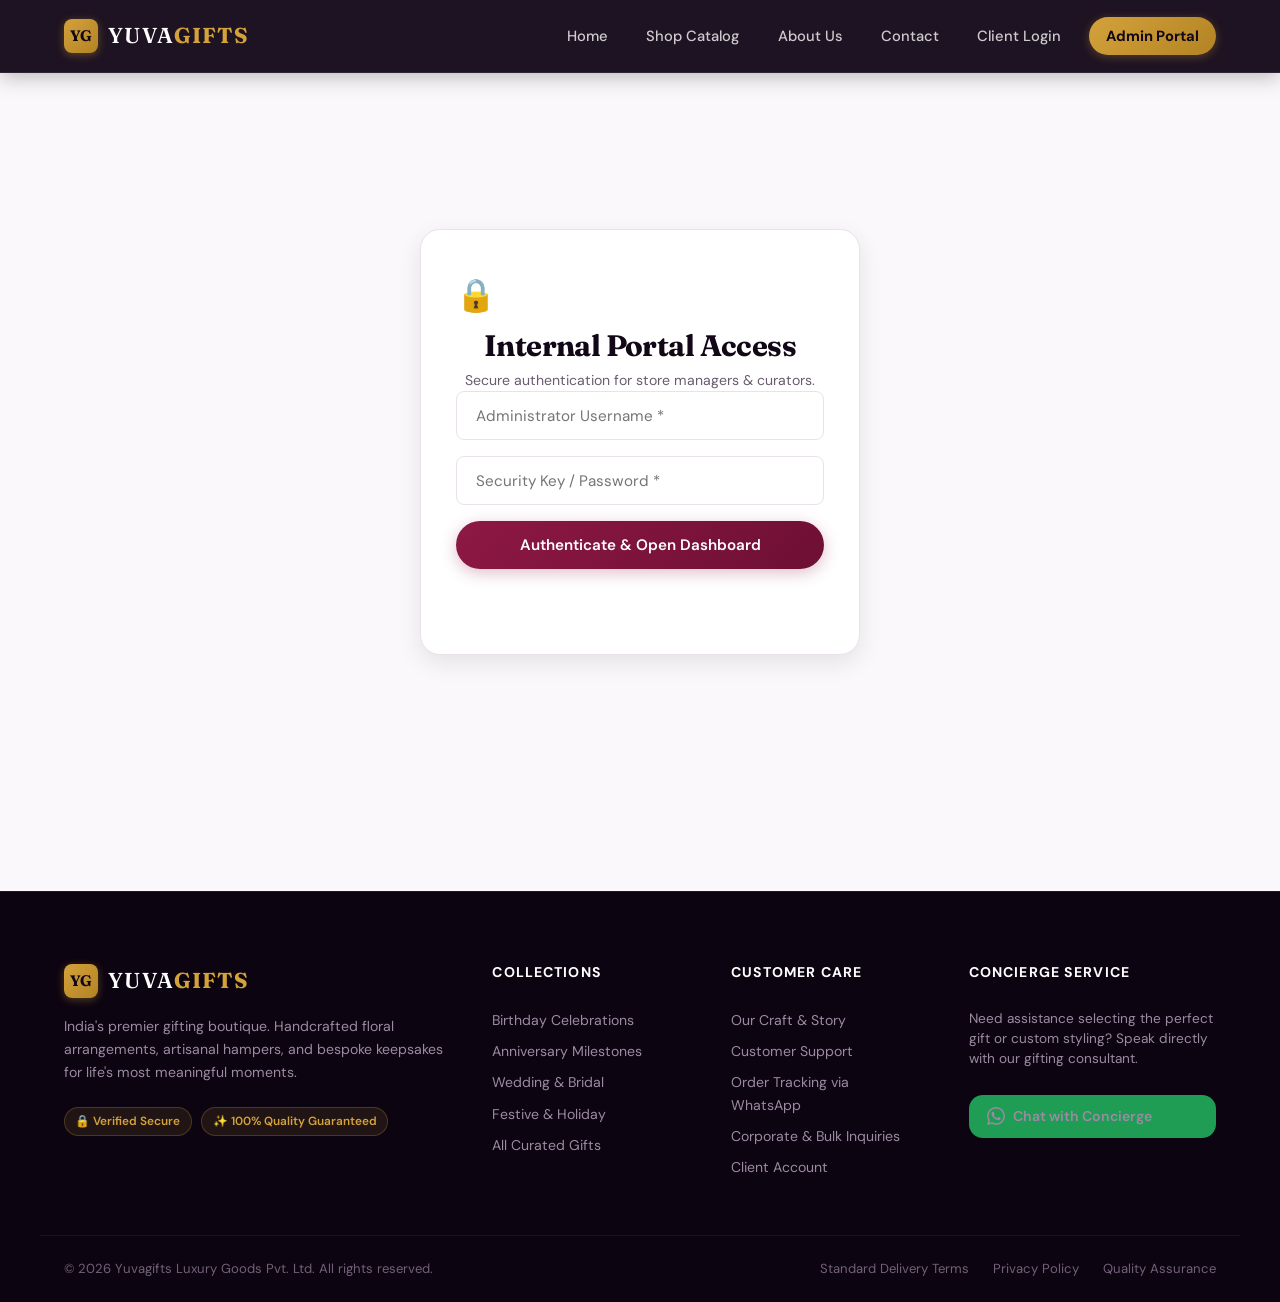
<file: admin-dashboard.html>
<!DOCTYPE html>
<html lang="en">
<head>
  <meta charset="UTF-8">
  <meta name="viewport" content="width=device-width, initial-scale=1.0">
  <title>Store Management Portal – Yuvagifts</title>
  <link rel="stylesheet" href="css/style.css">
</head>
<body>
<div id="nav"></div>

<!-- Admin Hero Banner -->
<div class="admin-hero">
  <div class="wrap">
    <div class="admin-hero-badge">Administrator Portal</div>
    <h1>Storefront Management &amp; Analytics</h1>
    <p>Manage product catalog, inventory levels, pricing, and client order logs.</p>
  </div>
</div>

<div class="wrap">
  <section class="section" style="padding-top:2rem">

    <!-- Stats -->
    <div class="stats-grid">
      <div class="stat-card">
        <span class="stat-icon">📦</span>
        <h3>Active Products</h3>
        <p id="totalProducts">0</p>
      </div>
      <div class="stat-card">
        <span class="stat-icon">💬</span>
        <h3>Inquiries &amp; Orders</h3>
        <p id="totalSales">0</p>
      </div>
      <div class="stat-card">
        <span class="stat-icon">🏷️</span>
        <h3>Units Dispatched</h3>
        <p id="productsSold">0</p>
      </div>
      <div class="stat-card">
        <span class="stat-icon">💰</span>
        <h3>Gross Revenue</h3>
        <p id="totalRevenue">₹0</p>
      </div>
    </div>

    <!-- Add / Edit Product Form -->
    <div class="admin-panel" id="productFormPanel">
      <div class="admin-panel-header">
        <h3 id="formTitle">Create New Catalog Product</h3>
        <button class="admin-form-toggle" id="formToggleBtn" onclick="toggleForm()">Hide Editor Form ▲</button>
      </div>

      <form id="productForm" onsubmit="saveProduct(event)" autocomplete="off">
        <input type="hidden" id="editId">

        <div class="form-grid">
          <div class="form-group">
            <label for="fName">Product Title <span class="label-required">*</span></label>
            <input type="text" id="fName" placeholder="e.g. Crimson Rose Elegance Bouquet" required>
          </div>
          <div class="form-group">
            <label for="fCategory">Collection / Occasion <span class="label-required">*</span></label>
            <select id="fCategory" required>
              <option value="">Select Category</option>
              <option value="birthday">Birthday Celebrations</option>
              <option value="anniversary">Anniversary Milestones</option>
              <option value="wedding">Wedding &amp; Bridal</option>
              <option value="festival">Festive &amp; Cultural</option>
            </select>
          </div>
          <div class="form-group">
            <label for="fPrice">Selling Price (₹) <span class="label-required">*</span></label>
            <input type="number" id="fPrice" placeholder="e.g. 799" min="1" required>
          </div>
          <div class="form-group">
            <label for="fOriginalPrice">Original Price / M.R.P. (₹)</label>
            <input type="number" id="fOriginalPrice" placeholder="e.g. 999" min="1">
          </div>
          <div class="form-group">
            <label for="fTag">Curator Tag</label>
            <input type="text" id="fTag" placeholder="e.g. Bestseller, Luxury Edition">
          </div>
          <div class="form-group">
            <label for="fStock">Inventory Stock <span class="label-required">*</span></label>
            <input type="number" id="fStock" placeholder="e.g. 25" min="0" required>
          </div>
          <div class="form-group">
            <label for="fSold">Units Sold</label>
            <input type="number" id="fSold" placeholder="e.g. 0" min="0" value="0">
          </div>
          <div class="form-group">
            <label for="fRating">Rating <span class="label-hint">(1.0 &ndash; 5.0)</span></label>
            <input type="number" id="fRating" placeholder="e.g. 4.9" min="1" max="5" step="0.1" value="4.9">
          </div>
          <div class="form-group">
            <label for="fReviews">Review Count</label>
            <input type="number" id="fReviews" placeholder="e.g. 42" min="0" value="0">
          </div>
          <div class="form-group">
            <label for="fDelivery">Delivery Guarantee</label>
            <select id="fDelivery">
              <option value="Same Day">Same Day Dispatch</option>
              <option value="Next Day">Next Day Delivery</option>
              <option value="2–3 Days">2–3 Days Custom Order</option>
            </select>
          </div>
          <div class="form-group">
            <label for="fEmoji">Fallback Emoji Icon</label>
            <input type="text" id="fEmoji" placeholder="e.g. 🌹" maxlength="4">
          </div>
          <div class="form-group full-width">
            <label for="fImage">High-Resolution Photo URL <span class="label-hint">(Direct CDN / Unsplash link)</span></label>
            <input type="url" id="fImage" placeholder="https://images.unsplash.com/...">
          </div>
        </div>

        <div class="form-group full-width">
          <label for="fDesc">Product Description <span class="label-required">*</span></label>
          <textarea id="fDesc" rows="3" placeholder="Provide elegant, sensory product copy detailing materials, scents, or origin..." required></textarea>
        </div>

        <div class="form-group full-width">
          <label for="fIncludes">Package Inclusions <span class="label-hint">(one item per line)</span></label>
          <textarea id="fIncludes" rows="3" placeholder="24 Fresh Crimson Roses&#10;Eco-Friendly Kraft Wrapping&#10;Satin Ribbon&#10;Handwritten Greeting Card"></textarea>
        </div>

        <div class="form-actions">
          <button type="submit" class="btn-primary" id="submitBtn">Publish Product to Store</button>
          <button type="button" class="btn-cancel" id="cancelBtn" onclick="resetForm()" style="display:none">Cancel Edit</button>
        </div>
      </form>
    </div>

    <!-- Product List Table -->
    <div class="admin-panel">
      <div class="admin-panel-header">
        <h3>Master Catalog Inventory</h3>
        <input type="search" id="adminSearch" placeholder="Search catalog by name or category..." oninput="renderAdminTable()" class="admin-search">
      </div>
      <div class="table-wrap">
        <table class="admin-table" id="adminProductTable">
          <thead>
            <tr>
              <th>ID</th>
              <th>Thumbnail</th>
              <th>Product Title</th>
              <th>Category</th>
              <th>Pricing</th>
              <th>Stock</th>
              <th>Dispatched</th>
              <th>Rating</th>
              <th>Actions</th>
            </tr>
          </thead>
          <tbody id="productTable"></tbody>
        </table>
      </div>
    </div>

    <!-- Sales Report -->
    <div class="admin-panel">
      <div class="admin-panel-header" style="margin-bottom:0;padding-bottom:1rem">
        <h3>Recent Order &amp; Dispatch Ledger</h3>
      </div>
      <div class="table-wrap">
        <table class="admin-table">
          <thead>
            <tr><th>Date</th><th>Product Purchased</th><th>Client Name</th><th>Order Value</th><th>Status</th></tr>
          </thead>
          <tbody id="salesTable"></tbody>
        </table>
      </div>
    </div>

  </section>
</div>

<!-- Delete Confirm Modal -->
<div class="modal-overlay" id="deleteModal">
  <div class="modal-card delete-modal">
    <span class="delete-icon">⚠️</span>
    <h3>Confirm Product Removal</h3>
    <p id="deleteModalMsg">Are you certain you wish to remove this product from the master catalog? This action will immediately delete it from client view.</p>
    <div class="delete-actions">
      <button class="btn-cancel-md" onclick="closeDeleteModal()">Cancel</button>
      <button class="btn-delete-confirm" id="confirmDeleteBtn">Delete Product</button>
    </div>
  </div>
</div>

<div id="footer"></div>
<script src="js/main.js"></script>
<script src="js/admin.js"></script>
</body>
</html>
</file>
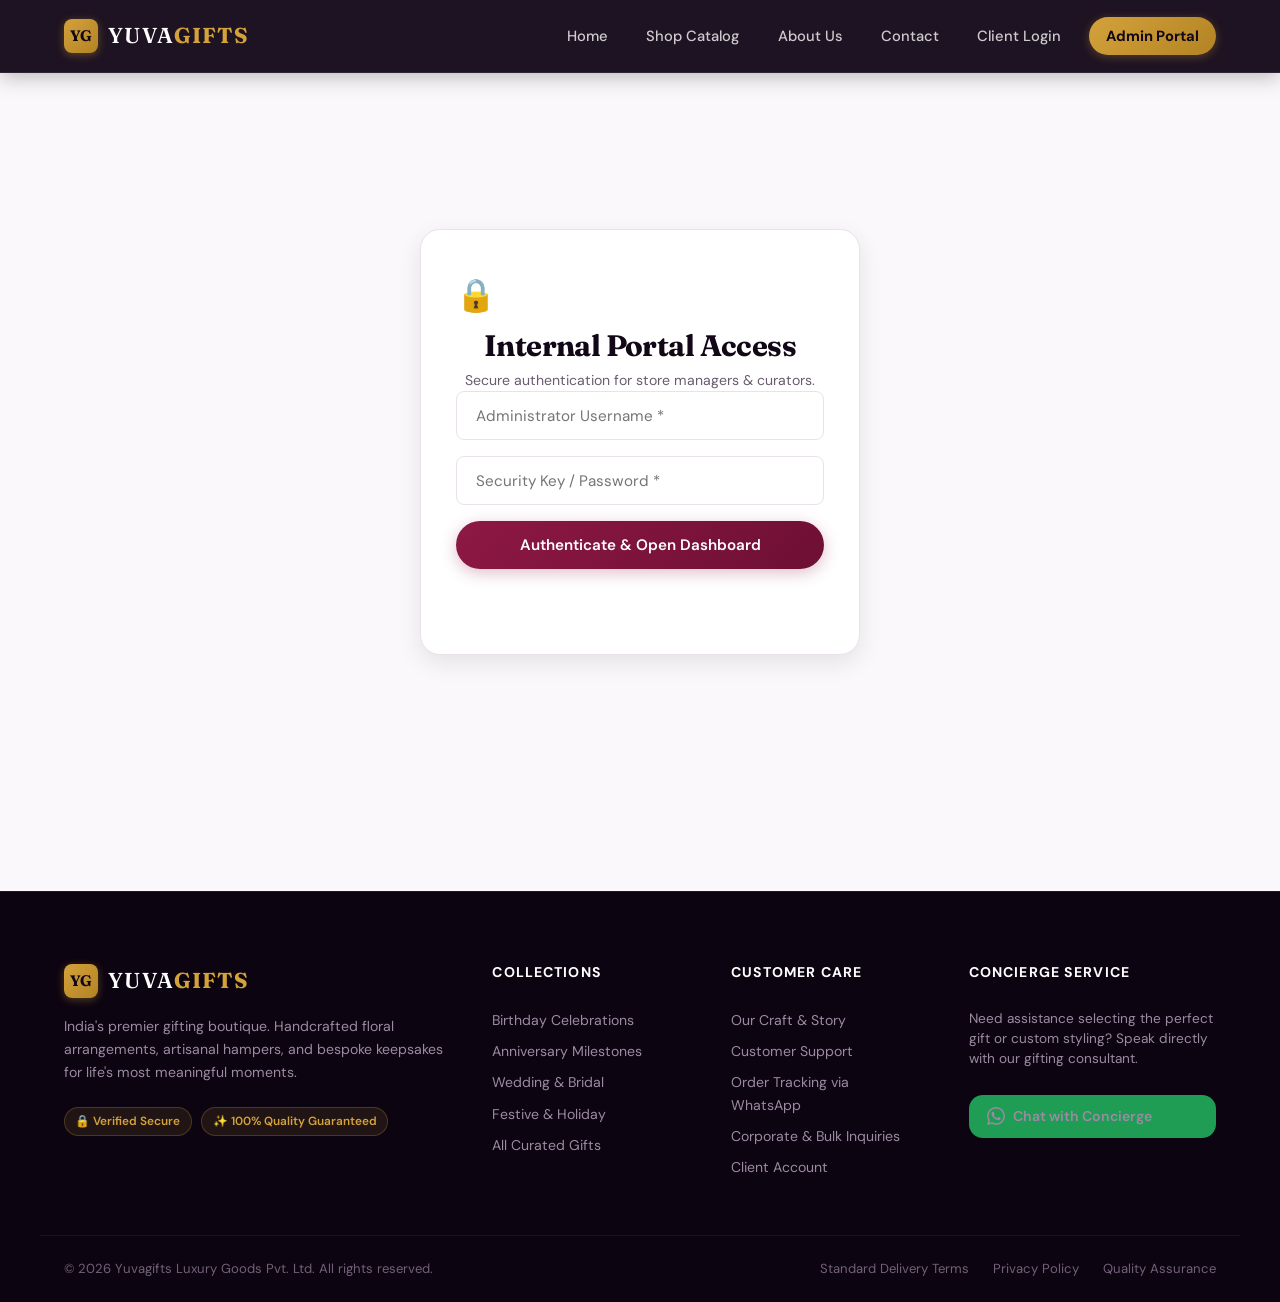
<file: admin-login.html>
<!DOCTYPE html>
<html lang="en">
<head>
  <meta charset="UTF-8">
  <meta name="viewport" content="width=device-width, initial-scale=1.0">
  <title>Administrator Authentication – Yuvagifts</title>
  <link rel="stylesheet" href="css/style.css">
</head>
<body>
<div id="nav"></div>

<section class="auth-section admin-auth">
  <div class="auth-card">
    <div style="font-size:2rem; margin-bottom:0.5rem">🔒</div>
    <h2>Internal Portal Access</h2>
    <p class="auth-sub">Secure authentication for store managers &amp; curators.</p>
    <form onsubmit="adminLogin(event)">
      <input type="text" id="adminUser" placeholder="Administrator Username *" required autocomplete="username">
      <input type="password" id="adminPass" placeholder="Security Key / Password *" required autocomplete="current-password">
      <button type="submit" class="btn-primary" style="width:100%">Authenticate &amp; Open Dashboard</button>
    </form>
    <p class="auth-footer" style="color:rgba(255,255,255,0.6)">Authorized personnel only. Demo: <code>admin</code> / <code>admin123</code></p>
  </div>
</section>

<div id="footer"></div>
<script src="js/main.js"></script>
</body>
</html>
</file>
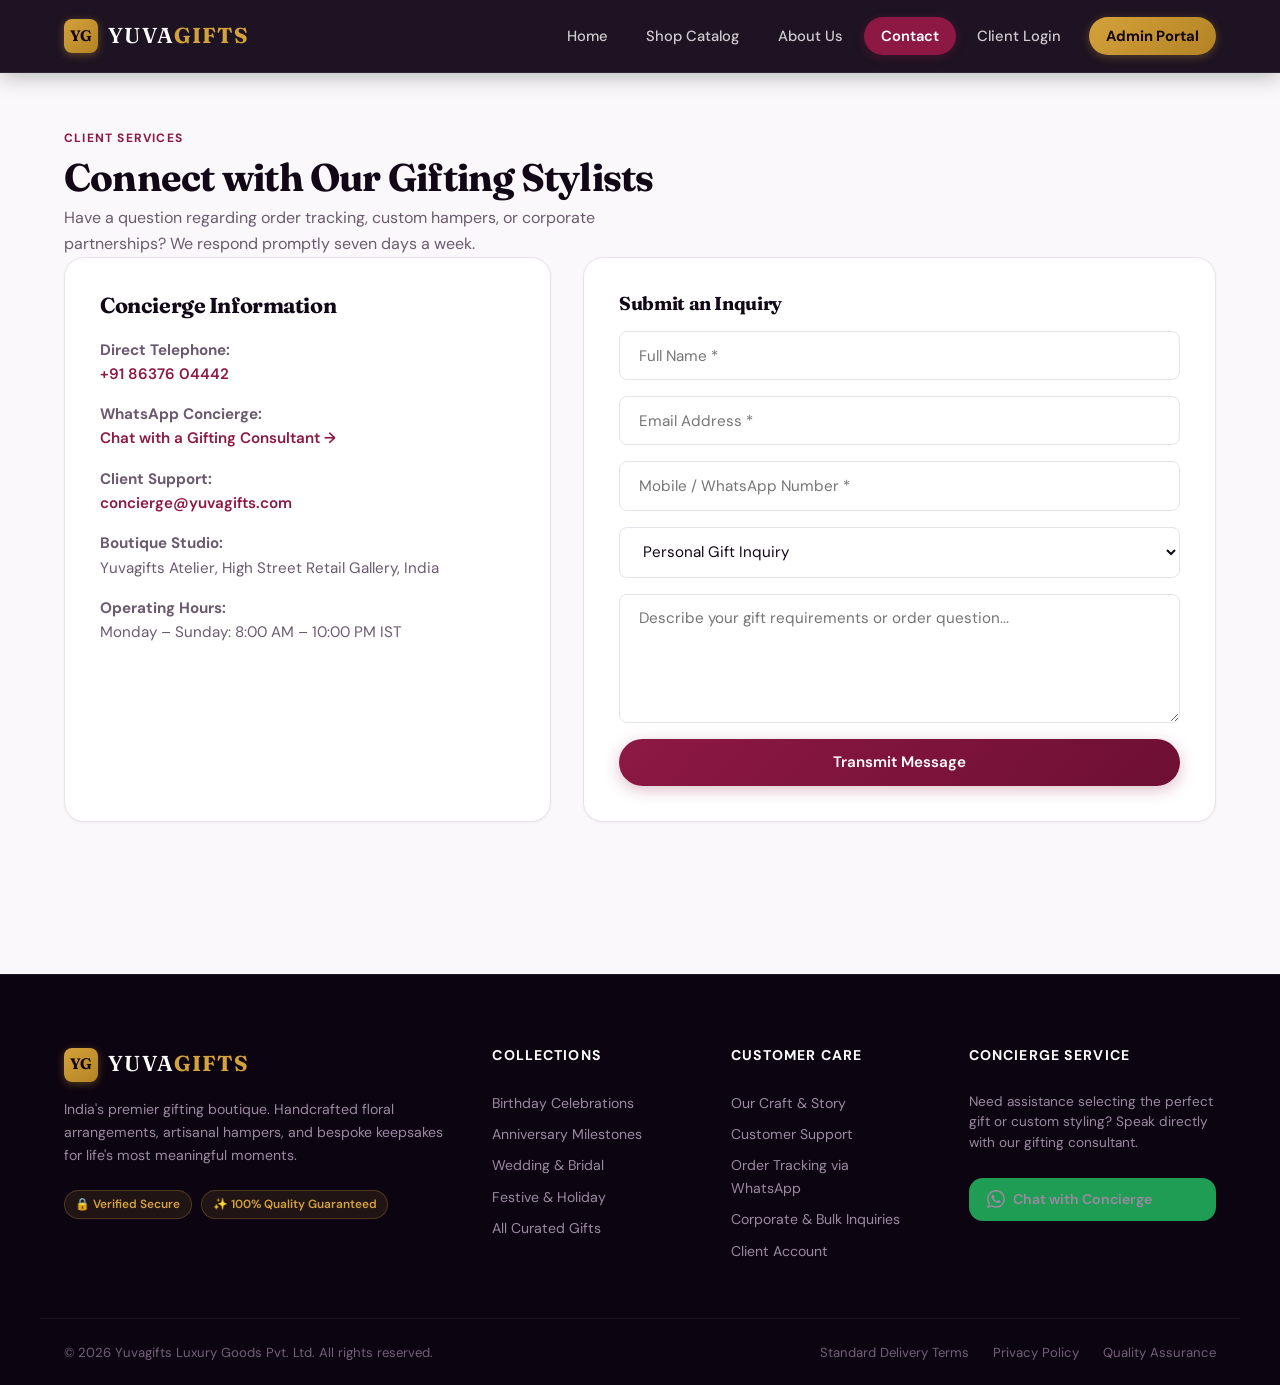
<file: contact.html>
<!DOCTYPE html>
<html lang="en">
<head>
  <meta charset="UTF-8">
  <meta name="viewport" content="width=device-width, initial-scale=1.0">
  <title>Contact Our Gifting Concierge – Yuvagifts</title>
  <meta name="description" content="Reach the Yuvagifts concierge team for custom hampers, bespoke styling, order inquiries, and corporate gifting.">
  <link rel="stylesheet" href="css/style.css">
</head>
<body>
<div id="nav"></div>

<div class="wrap">
  <section class="section" style="padding-top:3.5rem;">
    <div class="section-eyebrow">CLIENT SERVICES</div>
    <h1 class="section-title">Connect with Our Gifting Stylists</h1>
    <p class="section-sub">Have a question regarding order tracking, custom hampers, or corporate partnerships? We respond promptly seven days a week.</p>
    
    <div class="contact-wrapper">
      <div class="contact-info">
        <h3>Concierge Information</h3>
        <p><strong>Direct Telephone:</strong><br><a href="tel:918637604442">+91 86376 04442</a></p>
        <p><strong>WhatsApp Concierge:</strong><br><a href="https://wa.me/918637604442?text=Hello%20Yuvagifts,%20I%20have%20an%20inquiry" target="_blank" rel="noopener">Chat with a Gifting Consultant &rarr;</a></p>
        <p><strong>Client Support:</strong><br><a href="mailto:concierge@yuvagifts.com">concierge@yuvagifts.com</a></p>
        <p><strong>Boutique Studio:</strong><br>Yuvagifts Atelier, High Street Retail Gallery, India</p>
        <p><strong>Operating Hours:</strong><br>Monday &ndash; Sunday: 8:00 AM &ndash; 10:00 PM IST</p>
      </div>

      <div class="contact-form-card">
        <form class="contact-form" onsubmit="submitContact(event)">
          <h3>Submit an Inquiry</h3>
          <input type="text" placeholder="Full Name *" required>
          <input type="email" placeholder="Email Address *" required>
          <input type="tel" placeholder="Mobile / WhatsApp Number *" required>
          <select aria-label="Inquiry Type">
            <option value="general">Personal Gift Inquiry</option>
            <option value="corporate">Corporate / Bulk Gifting</option>
            <option value="wedding">Wedding Favors &amp; Troussier</option>
            <option value="order">Order Tracking Assistance</option>
          </select>
          <textarea placeholder="Describe your gift requirements or order question..." rows="5" required></textarea>
          <button type="submit" class="btn-primary" style="width:100%">Transmit Message</button>
        </form>
      </div>
    </div>
  </section>
</div>

<div id="footer"></div>
<script src="js/main.js"></script>
</body>
</html>
</file>
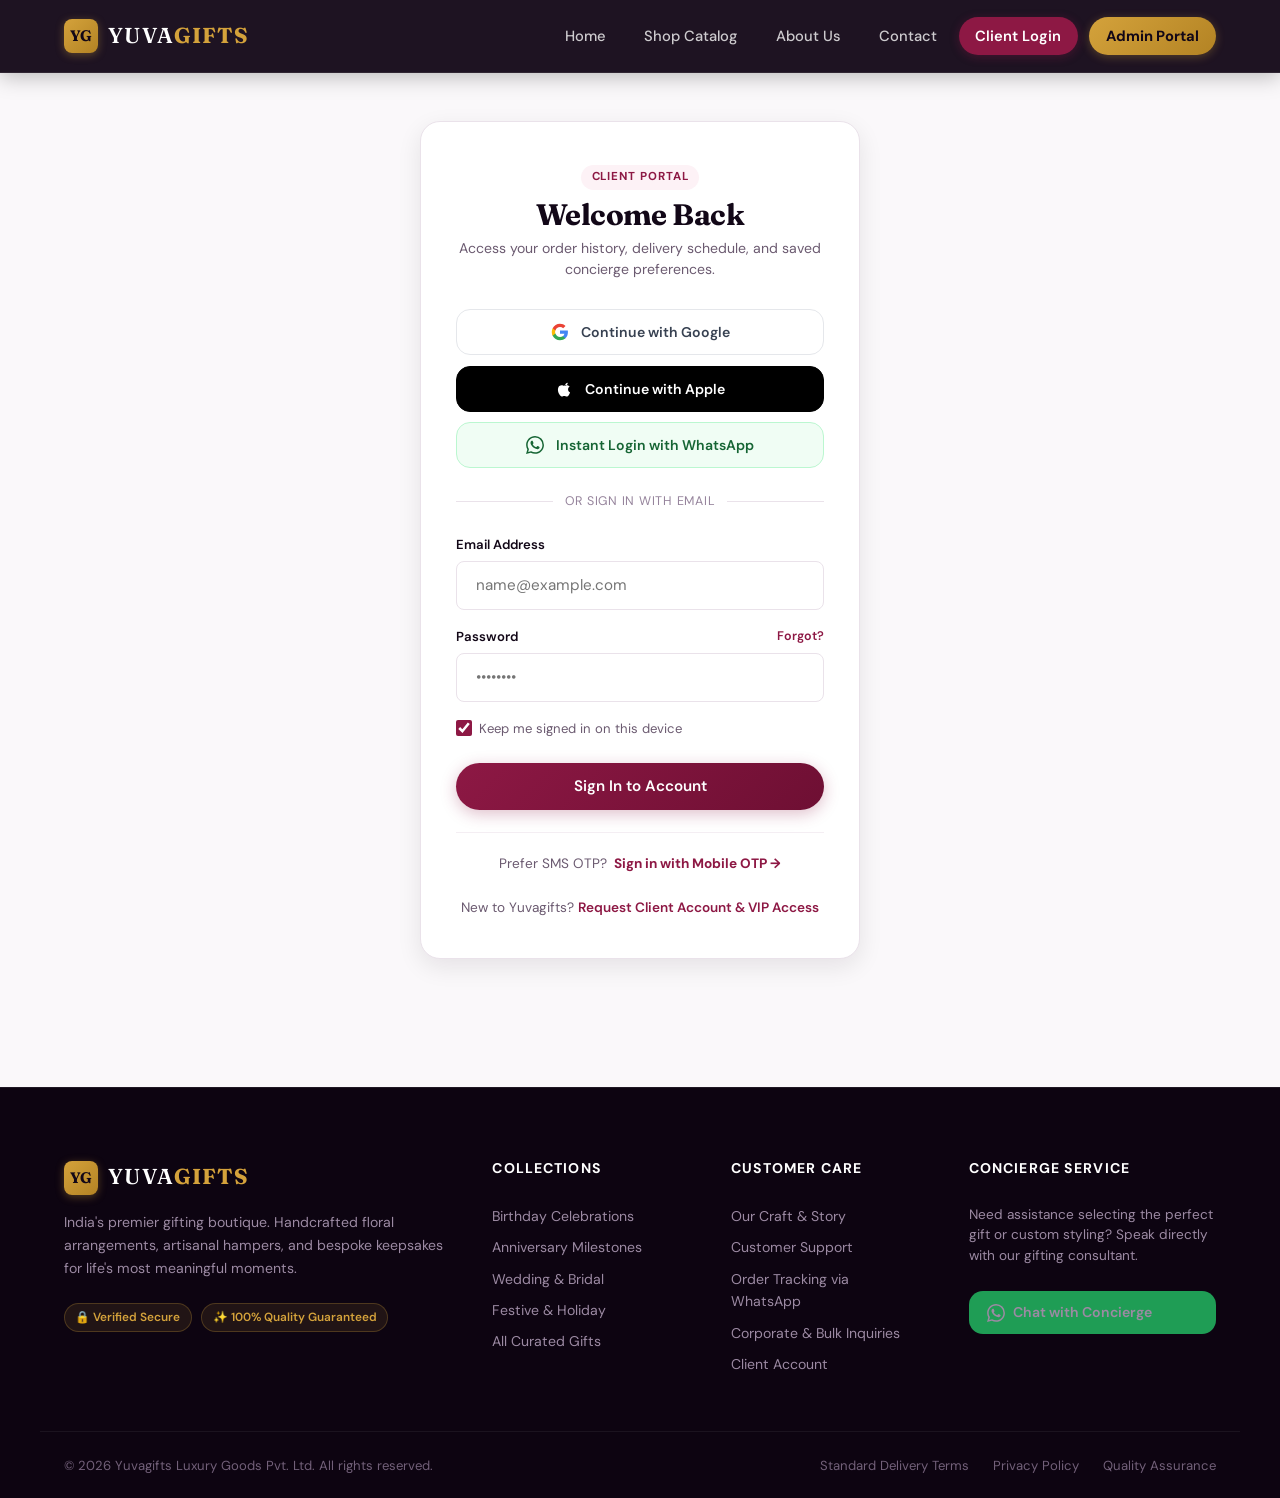
<file: login.html>
<!DOCTYPE html>
<html lang="en">
<head>
  <meta charset="UTF-8">
  <meta name="viewport" content="width=device-width, initial-scale=1.0">
  <title>Client Portal Login – Yuvagifts</title>
  <meta name="description" content="Sign in to your Yuvagifts client account via Google, Apple, WhatsApp, or email to access your order history and bespoke concierge services.">
  <link rel="stylesheet" href="css/style.css">
</head>
<body>
<div id="nav"></div>

<section class="auth-section">
  <div class="auth-card">
    <div class="auth-header">
      <span class="auth-badge">CLIENT PORTAL</span>
      <h2>Welcome Back</h2>
      <p class="auth-sub">Access your order history, delivery schedule, and saved concierge preferences.</p>
    </div>

    <!-- Quick Social Login Buttons -->
    <div class="social-auth-group">
      <!-- Google Login Button -->
      <button type="button" class="btn-social btn-google" onclick="socialLogin('Google')" title="Sign in with your Google Account">
        <svg width="18" height="18" viewBox="0 0 24 24">
          <path fill="#4285F4" d="M22.56 12.25c0-.78-.07-1.53-.2-2.25H12v4.26h5.92c-.26 1.37-1.04 2.53-2.21 3.31v2.77h3.57c2.08-1.92 3.28-4.74 3.28-8.09z"/>
          <path fill="#34A853" d="M12 23c2.97 0 5.46-.98 7.28-2.66l-3.57-2.77c-.98.66-2.23 1.06-3.71 1.06-2.86 0-5.29-1.93-6.16-4.53H2.18v2.84C3.99 20.53 7.7 23 12 23z"/>
          <path fill="#FBBC05" d="M5.84 14.09c-.22-.66-.35-1.36-.35-2.09s.13-1.43.35-2.09V7.06H2.18C1.43 8.55 1 10.22 1 12s.43 3.45 1.18 4.94l2.85-2.22.81-.63z"/>
          <path fill="#EA4335" d="M12 5.38c1.62 0 3.06.56 4.21 1.64l3.15-3.15C17.45 2.09 14.97 1 12 1 7.7 1 3.99 3.47 2.18 7.06l3.66 2.84c.87-2.6 3.3-4.52 6.16-4.52z"/>
        </svg>
        <span>Continue with Google</span>
      </button>

      <!-- Apple Login Button -->
      <button type="button" class="btn-social btn-apple" onclick="socialLogin('Apple')" title="Sign in with Apple">
        <svg width="18" height="18" viewBox="0 0 24 24" fill="currentColor">
          <path d="M18.71 19.5c-.83 1.24-1.71 2.45-3.05 2.47-1.34.03-1.77-.79-3.29-.79-1.53 0-2 .77-3.27.82-1.31.05-2.3-1.32-3.14-2.53C4.25 17 2.94 12.45 4.7 9.39c.87-1.52 2.43-2.48 4.12-2.51 1.28-.02 2.5.87 3.29.87.78 0 2.26-1.07 3.81-.91.65.03 2.47.26 3.64 1.98-.09.06-2.17 1.28-2.15 3.81.03 3.02 2.65 4.03 2.68 4.04-.03.07-.42 1.44-1.38 2.83M15.97 6.38c.62-.75 1.04-1.8 1.01-2.85-.9.04-2 .6-2.64 1.35-.57.65-1.07 1.72-1.02 2.76 1 .08 2.03-.51 2.65-1.26z"/>
        </svg>
        <span>Continue with Apple</span>
      </button>

      <!-- WhatsApp Instant Login Button -->
      <button type="button" class="btn-social btn-whatsapp-auth" onclick="socialLogin('WhatsApp')" title="Sign in with WhatsApp verified credentials">
        <svg width="18" height="18" viewBox="0 0 24 24" fill="currentColor">
          <path d="M17.472 14.382c-.297-.149-1.758-.867-2.03-.967-.273-.099-.471-.148-.67.15-.197.297-.767.966-.94 1.164-.173.199-.347.223-.644.075-.297-.15-1.255-.463-2.39-1.475-.883-.788-1.48-1.761-1.653-2.059-.173-.297-.018-.458.13-.606.134-.133.298-.347.446-.52.149-.174.198-.298.298-.497.099-.198.05-.371-.025-.52-.075-.149-.669-1.612-.916-2.207-.242-.579-.487-.5-.669-.51-.173-.008-.371-.01-.57-.01-.198 0-.52.074-.792.372-.272.297-1.04 1.016-1.04 2.479 0 1.462 1.065 2.875 1.213 3.074.149.198 2.096 3.2 5.077 4.487.709.306 1.262.489 1.694.625.712.227 1.36.195 1.871.118.571-.085 1.758-.719 2.006-1.413.248-.694.248-1.289.173-1.413-.074-.124-.272-.198-.57-.347m-5.421 7.403h-.004a9.87 9.87 0 01-5.031-1.378l-.361-.214-3.741.982.998-3.648-.235-.374a9.86 9.86 0 01-1.51-5.26c.001-5.45 4.436-9.884 9.888-9.884 2.64 0 5.122 1.03 6.988 2.898a9.825 9.825 0 012.893 6.994c-.003 5.45-4.437 9.884-9.885 9.884m8.413-18.297A11.815 11.815 0 0012.05 0C5.495 0 .16 5.335.157 11.892c0 2.096.547 4.142 1.588 5.945L.057 24l6.305-1.654a11.882 11.882 0 005.683 1.448h.005c6.554 0 11.89-5.335 11.893-11.893a11.821 11.821 0 00-3.48-8.413Z"/>
        </svg>
        <span>Instant Login with WhatsApp</span>
      </button>
    </div>

    <!-- Divider -->
    <div class="auth-divider">
      <span>or sign in with email</span>
    </div>

    <!-- Traditional Email / Password Form -->
    <form class="auth-form" onsubmit="userLogin(event)">
      <div class="auth-field">
        <label for="clientEmail">Email Address</label>
        <input type="email" id="clientEmail" placeholder="name@example.com" required autocomplete="email">
      </div>

      <div class="auth-field">
        <div class="auth-field-header">
          <label for="clientPass">Password</label>
          <a href="#" class="auth-forgot" onclick="event.preventDefault(); toast('Password reset link sent to your email.');">Forgot?</a>
        </div>
        <input type="password" id="clientPass" placeholder="••••••••" required autocomplete="current-password">
      </div>

      <div class="auth-options-row">
        <label class="auth-remember">
          <input type="checkbox" checked>
          <span>Keep me signed in on this device</span>
        </label>
      </div>

      <button type="submit" class="btn-primary" style="width:100%; margin-top:0.5rem">Sign In to Account</button>
    </form>

    <!-- Alternative Mobile OTP Tab -->
    <div class="auth-otp-prompt">
      <span>Prefer SMS OTP?</span>
      <button type="button" class="otp-link" onclick="openOtpModal()">Sign in with Mobile OTP &rarr;</button>
    </div>

    <p class="auth-footer">
      New to Yuvagifts? <a href="contact.html">Request Client Account &amp; VIP Access</a>
    </p>
  </div>
</section>

<!-- Mobile OTP Modal -->
<div class="modal-overlay" id="otpModal">
  <div class="modal-card auth-modal-box">
    <button class="modal-close" onclick="closeOtpModal()" aria-label="Close dialog">&times;</button>
    <div class="otp-modal-content">
      <div style="font-size:2.2rem; margin-bottom:0.5rem">📱</div>
      <h3>One-Time Password Login</h3>
      <p style="color:var(--muted); font-size:0.9rem; margin-bottom:1.5rem">Enter your mobile number to receive a verified 6-digit access code.</p>

      <div id="otpStep1">
        <div style="display:flex; gap:0.5rem; margin-bottom:1.2rem;">
          <input type="text" value="+91" readonly style="width:65px; text-align:center; font-weight:600;">
          <input type="tel" id="mobileNumber" placeholder="Enter 10-digit mobile" maxlength="10" required>
        </div>
        <button type="button" class="btn-primary" style="width:100%" onclick="sendOtpCode()">Request Access Code</button>
      </div>

      <div id="otpStep2" style="display:none">
        <p style="font-size:0.85rem; color:var(--success); font-weight:600; margin-bottom:1rem">✓ Code transmitted to your mobile &amp; WhatsApp</p>
        <input type="text" id="otpInput" placeholder="Enter 6-digit OTP (e.g. 123456)" maxlength="6" style="text-align:center; font-size:1.2rem; letter-spacing:0.2em; font-weight:700; margin-bottom:1.2rem">
        <button type="button" class="btn-primary" style="width:100%" onclick="verifyOtpCode()">Verify &amp; Enter Portal</button>
      </div>
    </div>
  </div>
</div>

<div id="footer"></div>
<script src="js/main.js"></script>
<script>
  function openOtpModal() {
    document.getElementById('otpModal').classList.add('open');
  }
  function closeOtpModal() {
    document.getElementById('otpModal').classList.remove('open');
  }
  function sendOtpCode() {
    const num = document.getElementById('mobileNumber').value.trim();
    if (num.length < 10) {
      toast("Please enter a valid 10-digit mobile number.");
      return;
    }
    toast("Transmission in progress. OTP sent!");
    document.getElementById('otpStep1').style.display = 'none';
    document.getElementById('otpStep2').style.display = 'block';
  }
  function verifyOtpCode() {
    const code = document.getElementById('otpInput').value.trim();
    if (!code) {
      toast("Please enter the verification code.");
      return;
    }
    toast("Identity verified successfully! Redirecting...");
    localStorage.setItem('yuvagifts_client', 'true');
    setTimeout(() => location.href = "products.html", 900);
  }
</script>
</body>
</html>
</file>
<file: css/style.css>
@import url('https://fonts.googleapis.com/css2?family=Fraunces:opsz,wght@9..144,400;9..144,500;9..144,600;9..144,700&family=DM+Sans:ital,opsz,wght@0,9..40,400;0,9..40,500;0,9..40,600;0,9..40,700;1,9..40,400&display=swap');

/* ================================================================
   DESIGN TOKENS – HAUTE LUXURY E-COMMERCE
================================================================ */
:root {
  /* Brand Palette */
  --ink:          #120717;
  --ink-secondary:#24142b;
  --berry:        #8d1844;
  --berry-dark:   #6e0f33;
  --berry-light:  #fdf2f6;
  --berry-border: rgba(141, 24, 68, 0.15);
  --gold:         #d4a23b;
  --gold-dark:    #b38324;
  --gold-light:   #fdfaf3;
  --gold-border:  rgba(212, 162, 59, 0.25);
  
  /* Neutral Surfaces */
  --bg:           #faf8fa;
  --surface:      #ffffff;
  --surface-alt:  #f6f2f6;
  --line:         #eae2ea;
  --line-subtle:  #f4eef3;
  --muted:        #6b5a70;
  --muted-light:  #96849c;

  /* Accent & Status */
  --wa:           #1f9d55;
  --wa-dark:      #188044;
  --success:      #15803d;

  /* Typography */
  --font-serif:   'Fraunces', Georgia, serif;
  --font-sans:    'DM Sans', system-ui, -apple-system, sans-serif;

  /* Elevation */
  --s-xs:   0 1px 3px rgba(18, 7, 23, 0.05);
  --s-sm:   0 2px 8px rgba(18, 7, 23, 0.06);
  --s-md:   0 8px 24px rgba(18, 7, 23, 0.09);
  --s-lg:   0 16px 44px rgba(18, 7, 23, 0.12);
  --s-dark: 0 24px 64px rgba(0, 0, 0, 0.45);

  /* Radius */
  --r-sm:   8px;
  --r:      14px;
  --r-lg:   20px;
  --r-full: 9999px;

  /* Motion */
  --ease:   cubic-bezier(0.25, 1, 0.5, 1);
  --t:      0.24s var(--ease);
}

/* ================================================================
   RESET & BASE STYLING
================================================================ */
*, *::before, *::after { margin: 0; padding: 0; box-sizing: border-box; }
html { scroll-behavior: smooth; font-size: 16px; }
body {
  font-family: var(--font-sans);
  background: var(--bg);
  color: var(--ink);
  line-height: 1.6;
  -webkit-font-smoothing: antialiased;
  -moz-osx-font-smoothing: grayscale;
  min-height: 100vh;
}
h1, h2, h3, h4 {
  font-family: var(--font-serif);
  line-height: 1.18;
  color: var(--ink);
  letter-spacing: -0.02em;
}
a { color: inherit; text-decoration: none; }
img { display: block; max-width: 100%; height: auto; }
button { font-family: inherit; cursor: pointer; border: 0; background: none; }
:focus-visible { outline: 2px solid var(--gold); outline-offset: 2px; }

.wrap { max-width: 1200px; margin: 0 auto; padding: 0 1.5rem; }

/* ================================================================
   NAVBAR
================================================================ */
.navbar {
  position: sticky; top: 0; z-index: 200;
  background: rgba(18, 7, 23, 0.95);
  backdrop-filter: blur(18px);
  -webkit-backdrop-filter: blur(18px);
  border-bottom: 1px solid rgba(255, 255, 255, 0.08);
  box-shadow: 0 4px 20px rgba(0, 0, 0, 0.25);
  transition: background var(--t);
}
.navbar .wrap {
  display: flex; align-items: center; justify-content: space-between;
  height: 72px;
}
.logo {
  display: inline-flex; align-items: center; gap: 0.65rem;
  color: #ffffff; text-decoration: none;
}
.logo-mark {
  width: 34px; height: 34px; border-radius: 8px;
  background: linear-gradient(135deg, var(--gold) 0%, var(--gold-dark) 100%);
  color: var(--ink); font-family: var(--font-serif); font-weight: 700;
  font-size: 0.95rem; display: grid; place-items: center; letter-spacing: -0.05em;
  box-shadow: 0 2px 8px rgba(212, 162, 59, 0.35);
}
.logo-text {
  font-family: var(--font-serif); font-size: 1.35rem; font-weight: 600;
  letter-spacing: 0.05em; color: #ffffff;
}
.logo-text b { color: var(--gold); font-weight: 700; }
.admin-badge {
  font-family: var(--font-sans); font-size: 0.72rem; font-weight: 700;
  color: #fff; background: var(--berry); padding: 0.15rem 0.55rem;
  border-radius: var(--r-full); text-transform: uppercase; letter-spacing: 0.05em;
}

.nav-links { display: flex; gap: 0.3rem; list-style: none; align-items: center; }
.nav-links a {
  padding: 0.55rem 1.05rem; border-radius: var(--r-full);
  font-weight: 500; font-size: 0.92rem;
  color: rgba(255, 255, 255, 0.78);
  transition: color var(--t), background var(--t);
}
.nav-links a:hover {
  color: #ffffff;
  background: rgba(255, 255, 255, 0.1);
}
.nav-links a.active {
  color: #ffffff;
  background: var(--berry);
  font-weight: 600;
  box-shadow: 0 2px 10px rgba(141, 24, 68, 0.35);
}
.nav-links a.admin-btn {
  background: linear-gradient(135deg, var(--gold) 0%, var(--gold-dark) 100%);
  color: var(--ink); font-weight: 700; margin-left: 0.4rem;
  box-shadow: 0 2px 10px rgba(212, 162, 59, 0.3);
}
.nav-links a.admin-btn:hover {
  filter: brightness(1.08);
  box-shadow: 0 4px 14px rgba(212, 162, 59, 0.45);
}
.menu-toggle {
  display: none; background: rgba(255, 255, 255, 0.08);
  border: 1px solid rgba(255, 255, 255, 0.15);
  width: 40px; height: 40px; border-radius: 8px;
  color: #ffffff; place-items: center;
}

/* ================================================================
   GLOBAL BUTTONS
================================================================ */
.btn-primary, .btn-ghost {
  display: inline-flex; align-items: center; justify-content: center; gap: 0.5rem;
  padding: 0.85rem 1.85rem; border-radius: var(--r-full);
  font: 600 0.95rem var(--font-sans); transition: var(--t);
  white-space: nowrap; text-align: center;
}
.btn-primary {
  background: linear-gradient(135deg, var(--berry) 0%, var(--berry-dark) 100%);
  color: #ffffff;
  box-shadow: 0 4px 16px rgba(141, 24, 68, 0.28);
}
.btn-primary:hover {
  transform: translateY(-2px);
  box-shadow: 0 6px 22px rgba(141, 24, 68, 0.38);
  filter: brightness(1.04);
}
.btn-primary:active { transform: translateY(0); }

.btn-ghost {
  background: transparent; color: var(--berry);
  border: 1.5px solid var(--berry);
}
.btn-ghost:hover {
  background: var(--berry-light); color: var(--berry-dark);
  transform: translateY(-2px);
}

.btn-whatsapp {
  background: var(--wa); color: #ffffff;
  padding: 0.75rem 1.25rem; border-radius: var(--r);
  font: 600 0.92rem var(--font-sans);
  display: inline-flex; align-items: center; justify-content: center; gap: 0.45rem;
  box-shadow: 0 3px 12px rgba(31, 157, 85, 0.25);
  transition: var(--t);
}
.btn-whatsapp:hover {
  background: var(--wa-dark);
  transform: translateY(-2px);
  box-shadow: 0 6px 18px rgba(31, 157, 85, 0.35);
}

/* ================================================================
   HERO SECTION
================================================================ */
.hero {
  position: relative; overflow: hidden;
  background: linear-gradient(150deg, #120717 0%, #200d28 45%, #3a0d2a 80%, #521235 100%);
  color: #ffffff;
}
.hero::before {
  content: ''; position: absolute; inset: 0; pointer-events: none;
  background:
    radial-gradient(circle at 80% 30%, rgba(212, 162, 59, 0.12) 0%, transparent 55%),
    radial-gradient(circle at 20% 80%, rgba(141, 24, 68, 0.2) 0%, transparent 60%);
}
.hero .wrap {
  display: grid; grid-template-columns: 1.15fr 0.85fr;
  gap: 3.5rem; align-items: center;
  padding-top: 5rem; padding-bottom: 5.5rem;
  position: relative; z-index: 1;
}
.hero-tag {
  display: inline-flex; align-items: center; gap: 0.5rem;
  background: rgba(255, 255, 255, 0.08); border: 1px solid rgba(255, 255, 255, 0.15);
  color: var(--gold); padding: 0.35rem 0.95rem; border-radius: var(--r-full);
  font-size: 0.75rem; font-weight: 700; letter-spacing: 0.08em; text-transform: uppercase;
  margin-bottom: 1.2rem;
}
.tag-dot { width: 6px; height: 6px; border-radius: 50%; background: var(--gold); }

.hero h1 {
  font-size: clamp(2.5rem, 5vw, 4.2rem);
  color: #ffffff; margin-bottom: 1.2rem;
  letter-spacing: -0.03em; line-height: 1.1;
}
.hero h1 em { font-style: italic; color: #f8d58c; font-weight: 400; }
.hero p {
  color: rgba(255, 255, 255, 0.78); font-size: 1.08rem;
  max-width: 32rem; margin-bottom: 2.2rem; line-height: 1.65;
}
.hero-btns { display: flex; gap: 0.85rem; flex-wrap: wrap; margin-bottom: 2.8rem; }
.hero .btn-primary {
  background: linear-gradient(135deg, var(--gold) 0%, var(--gold-dark) 100%);
  color: var(--ink); font-weight: 700;
  box-shadow: 0 4px 18px rgba(212, 162, 59, 0.35);
}
.hero .btn-primary:hover {
  filter: brightness(1.08);
  box-shadow: 0 6px 24px rgba(212, 162, 59, 0.48);
}
.hero .btn-ghost {
  color: rgba(255, 255, 255, 0.9);
  border-color: rgba(255, 255, 255, 0.25);
  background: rgba(255, 255, 255, 0.06);
}
.hero .btn-ghost:hover {
  background: rgba(255, 255, 255, 0.15);
  border-color: rgba(255, 255, 255, 0.45);
  color: #ffffff;
}

/* Trust Bar */
.hero-trust {
  display: flex; align-items: center; gap: 1.5rem; flex-wrap: wrap;
  padding-top: 1.8rem; border-top: 1px solid rgba(255, 255, 255, 0.12);
}
.trust-stat { display: flex; flex-direction: column; gap: 0.15rem; }
.trust-stat strong { font-family: var(--font-serif); font-size: 1.4rem; color: #ffffff; line-height: 1; }
.trust-stat span { font-size: 0.78rem; color: rgba(255, 255, 255, 0.62); letter-spacing: 0.02em; }
.trust-divider { width: 1px; height: 28px; background: rgba(255, 255, 255, 0.15); }

/* Hero Showcase Images */
.hero-showcase {
  position: relative;
  display: flex; flex-direction: column; align-items: center; justify-content: center;
}
.showcase-card {
  border-radius: var(--r-lg); overflow: hidden;
  box-shadow: var(--s-dark); position: relative;
  border: 1px solid rgba(255, 255, 255, 0.15);
}
.showcase-img { width: 100%; height: 100%; object-fit: cover; }

.primary-card {
  width: 100%; max-width: 380px; height: 420px;
  z-index: 2;
}
.showcase-overlay {
  position: absolute; inset: auto 0 0 0;
  background: linear-gradient(to top, rgba(14, 5, 18, 0.95) 0%, rgba(14, 5, 18, 0.6) 60%, transparent 100%);
  padding: 1.8rem 1.4rem 1.4rem;
  color: #ffffff;
}
.showcase-tag {
  font-size: 0.72rem; font-weight: 700; text-transform: uppercase;
  color: var(--gold); letter-spacing: 0.08em; display: block; margin-bottom: 0.25rem;
}
.showcase-overlay h4 { font-size: 1.25rem; margin-bottom: 0.25rem; color: #ffffff; }
.showcase-price { font-size: 0.85rem; color: rgba(255, 255, 255, 0.75); }

.secondary-card {
  position: absolute; right: -20px; bottom: -25px;
  width: 220px; height: 190px;
  z-index: 3; display: block;
}
.showcase-float-badge {
  position: absolute; inset: auto 0 0 0;
  background: rgba(18, 7, 23, 0.92);
  backdrop-filter: blur(10px);
  padding: 0.85rem 1rem; display: flex; align-items: center; gap: 0.6rem;
  border-top: 1px solid rgba(255, 255, 255, 0.12);
}
.showcase-float-badge .f-icon { font-size: 1.4rem; flex-shrink: 0; }
.showcase-float-badge strong { display: block; font-size: 0.82rem; color: #ffffff; }
.showcase-float-badge span { font-size: 0.72rem; color: rgba(255, 255, 255, 0.65); display: block; }

/* ================================================================
   FEATURES / VALUE PROPOSITIONS
================================================================ */
.features {
  display: grid; grid-template-columns: repeat(auto-fit, minmax(240px, 1fr));
  gap: 1.2rem; margin-top: -3.2rem; position: relative; z-index: 10;
}
.feature-card {
  background: var(--surface); padding: 1.75rem 1.5rem;
  border-radius: var(--r-lg); border: 1px solid var(--line);
  box-shadow: var(--s-sm); display: flex; gap: 1rem; align-items: flex-start;
  transition: transform var(--t), box-shadow var(--t);
}
.feature-card:hover {
  transform: translateY(-4px); box-shadow: var(--s-md);
  border-color: rgba(141, 24, 68, 0.25);
}
.feature-card .icon-wrap {
  width: 48px; height: 48px; border-radius: 12px;
  background: var(--berry-light); color: var(--berry);
  display: grid; place-items: center; flex-shrink: 0;
}
.feature-card h3 { font-family: var(--font-sans); font-size: 1.02rem; font-weight: 700; margin-bottom: 0.25rem; }
.feature-card p { color: var(--muted); font-size: 0.86rem; line-height: 1.5; }

/* ================================================================
   SECTION HEADERS
================================================================ */
.section { padding: 4.5rem 0; }
.section-header-row {
  display: flex; align-items: flex-end; justify-content: space-between;
  gap: 1.5rem; margin-bottom: 2.2rem; flex-wrap: wrap;
}
.section-eyebrow {
  font-size: 0.75rem; font-weight: 700; letter-spacing: 0.1em;
  text-transform: uppercase; color: var(--berry); margin-bottom: 0.4rem;
}
.section-title { font-size: clamp(1.9rem, 3.2vw, 2.4rem); margin-bottom: 0.35rem; }
.section-sub { color: var(--muted); font-size: 1rem; max-width: 36rem; }
.view-all-link {
  font-weight: 600; font-size: 0.92rem; color: var(--berry);
  display: inline-flex; align-items: center; gap: 0.3rem;
  transition: color var(--t);
}
.view-all-link:hover { color: var(--berry-dark); text-decoration: underline; }

/* ================================================================
   OCCASION CARDS
================================================================ */
.occasion-grid {
  display: grid; grid-template-columns: repeat(auto-fit, minmax(260px, 1fr));
  gap: 1.4rem;
}
.occasion-card {
  height: 320px; border-radius: var(--r-lg); overflow: hidden;
  position: relative; display: flex; align-items: flex-end;
  padding: 1.8rem; text-decoration: none; color: #ffffff;
  box-shadow: var(--s-sm); border: 1px solid var(--line);
  transition: transform var(--t), box-shadow var(--t);
}
.occasion-card:hover { transform: translateY(-5px); box-shadow: var(--s-lg); }
.occasion-bg {
  position: absolute; inset: 0; width: 100%; height: 100%;
  object-fit: cover; transition: transform 0.6s var(--ease);
}
.occasion-card:hover .occasion-bg { transform: scale(1.06); }
.occasion-card::after {
  content: ''; position: absolute; inset: 0;
  background: linear-gradient(to top, rgba(14, 5, 18, 0.92) 0%, rgba(14, 5, 18, 0.45) 55%, transparent 100%);
}
.occasion-content { position: relative; z-index: 2; }
.occasion-pill {
  display: inline-block; font-size: 0.72rem; font-weight: 700;
  text-transform: uppercase; letter-spacing: 0.08em;
  background: rgba(255, 255, 255, 0.2); backdrop-filter: blur(6px);
  color: #ffffff; padding: 0.2rem 0.65rem; border-radius: var(--r-full);
  margin-bottom: 0.6rem;
}
.occasion-content h3 { font-size: 1.35rem; color: #ffffff; margin-bottom: 0.3rem; }
.occasion-content p { font-size: 0.85rem; color: rgba(255, 255, 255, 0.8); }

/* ================================================================
   FILTER BAR
================================================================ */
.filter-bar {
  display: flex; gap: 0.85rem; flex-wrap: wrap; margin-bottom: 1.2rem;
  background: var(--surface); border: 1px solid var(--line);
  border-radius: var(--r-lg); padding: 1rem 1.4rem;
  box-shadow: var(--s-xs); align-items: center;
}
.filter-bar input, .filter-bar select {
  padding: 0.72rem 1.15rem; border: 1px solid var(--line);
  border-radius: var(--r-full); font: 0.92rem var(--font-sans);
  background: var(--surface-alt); outline: none; color: var(--ink);
  transition: border-color var(--t), box-shadow var(--t), background var(--t);
  appearance: none; -webkit-appearance: none;
}
.filter-bar select {
  padding-right: 2.2rem;
  background-image: url("data:image/svg+xml,%3Csvg xmlns='http://www.w3.org/2000/svg' width='12' height='12' viewBox='0 0 12 12'%3E%3Cpath fill='%236b5a70' d='M6 8L1 3h10z'/%3E%3C/svg%3E");
  background-repeat: no-repeat; background-position: right 1rem center;
}
.filter-bar input { flex: 1; min-width: 220px; }
.filter-bar input:focus, .filter-bar select:focus {
  border-color: var(--berry); background: #ffffff;
  box-shadow: 0 0 0 3px rgba(141, 24, 68, 0.1);
}
.result-count {
  color: var(--muted); font-size: 0.9rem; margin-bottom: 1.8rem;
  padding-left: 0.2rem;
}

/* ================================================================
   PRODUCT GRID & PROFESSIONAL PRODUCT CARDS
================================================================ */
.product-grid {
  display: grid;
  grid-template-columns: repeat(auto-fill, minmax(280px, 1fr));
  gap: 1.75rem;
}

.product-card {
  background: var(--surface); border-radius: var(--r-lg);
  border: 1px solid var(--line);
  overflow: hidden; display: flex; flex-direction: column;
  cursor: pointer; position: relative;
  box-shadow: var(--s-xs);
  transition: transform var(--t), box-shadow var(--t), border-color var(--t);
}
.product-card:hover {
  transform: translateY(-6px);
  box-shadow: var(--s-lg);
  border-color: var(--berry-border);
}

.product-img-wrap {
  width: 100%; height: 260px; position: relative; overflow: hidden;
  background: #f5f0f4;
}
.product-thumb {
  width: 100%; height: 100%; object-fit: cover;
  transition: transform 0.5s var(--ease);
}
.product-card:hover .product-thumb { transform: scale(1.05); }

.product-thumb-fallback {
  width: 100%; height: 100%; display: grid; place-items: center;
  font-size: 4.5rem; background: var(--surface-alt);
}

.card-badge-row {
  position: absolute; top: 12px; left: 12px; right: 12px;
  display: flex; justify-content: space-between; align-items: center;
  z-index: 2; pointer-events: none;
}
.badge {
  font-size: 0.72rem; font-weight: 700; padding: 0.25rem 0.65rem;
  border-radius: var(--r-full); letter-spacing: 0.04em;
  text-transform: uppercase;
}
.badge-tag {
  background: rgba(18, 7, 23, 0.88); color: #ffffff;
  backdrop-filter: blur(6px);
}
.badge-stock {
  background: #fff7ed; color: #c2410c; border: 1px solid #fed7aa;
}

.card-quickview-overlay {
  position: absolute; inset: 0;
  background: rgba(18, 7, 23, 0.4);
  display: flex; align-items: center; justify-content: center;
  opacity: 0; transition: opacity var(--t);
}
.product-card:hover .card-quickview-overlay { opacity: 1; }
.quickview-pill {
  background: #ffffff; color: var(--ink);
  font-size: 0.84rem; font-weight: 700; padding: 0.5rem 1.15rem;
  border-radius: var(--r-full); box-shadow: var(--s-md);
  transform: translateY(6px); transition: transform var(--t);
}
.product-card:hover .quickview-pill { transform: translateY(0); }

/* Product Info */
.product-info { padding: 1.25rem 1.35rem 0.6rem; flex: 1; }
.product-top-row {
  display: flex; align-items: center; justify-content: space-between;
  margin-bottom: 0.4rem;
}
.category {
  font-size: 0.75rem; font-weight: 700; text-transform: uppercase;
  letter-spacing: 0.08em; color: var(--muted);
}
.delivery-pill {
  font-size: 0.75rem; font-weight: 600; color: var(--success);
  background: #ecfdf5; padding: 0.15rem 0.55rem; border-radius: var(--r-full);
}
.product-title {
  font-family: var(--font-sans); font-size: 1.08rem; font-weight: 700;
  margin-bottom: 0.35rem; line-height: 1.3; color: var(--ink);
}
.product-desc-short {
  font-size: 0.84rem; color: var(--muted); line-height: 1.5;
  margin-bottom: 0.75rem;
}

/* Rating Row */
.rating-row {
  display: flex; align-items: center; gap: 0.35rem; margin-bottom: 0.85rem;
}
.stars { display: inline-flex; gap: 1px; color: #f59e0b; font-size: 0.88rem; }
.star.empty { color: #d1d5db; }
.rating-score { font-size: 0.82rem; font-weight: 700; color: var(--ink); margin-left: 0.2rem; }
.review-count { font-size: 0.78rem; color: var(--muted); }

/* Price Row */
.price-row {
  display: flex; align-items: baseline; justify-content: space-between;
  padding-top: 0.65rem; border-top: 1px solid var(--line-subtle);
}
.price-group { display: flex; align-items: baseline; gap: 0.45rem; }
.price {
  font-family: var(--font-serif); font-size: 1.38rem; font-weight: 700;
  color: var(--berry); letter-spacing: -0.02em;
}
.orig-price {
  font-size: 0.85rem; text-decoration: line-through; color: var(--muted-light);
}
.discount-badge {
  font-size: 0.7rem; font-weight: 700; color: #b91c1c;
  background: #fef2f2; padding: 0.15rem 0.4rem; border-radius: 4px;
}
.sold-count { font-size: 0.76rem; color: var(--muted); font-weight: 500; }

/* Product Actions */
.product-actions {
  padding: 0.75rem 1.35rem 1.35rem; display: flex; gap: 0.65rem;
}
.product-actions .btn-whatsapp { flex: 1; }
.btn-details {
  background: var(--surface-alt); color: var(--ink);
  border: 1px solid var(--line); padding: 0.75rem 1.1rem;
  border-radius: var(--r); font: 600 0.86rem var(--font-sans);
  transition: var(--t); white-space: nowrap;
}
.btn-details:hover {
  background: var(--surface); border-color: var(--ink);
}

/* Empty State */
.empty {
  grid-column: 1 / -1; text-align: center;
  background: var(--surface); border: 1px solid var(--line);
  border-radius: var(--r-lg); padding: 4.5rem 2rem;
}
.empty-icon { font-size: 2.8rem; margin-bottom: 0.8rem; }
.empty h3 { font-size: 1.4rem; margin-bottom: 0.4rem; }
.empty p { color: var(--muted); font-size: 0.95rem; }

/* ================================================================
   PRODUCT DETAIL MODAL – LUXURY SPLIT DIALOG
================================================================ */
.modal-overlay {
  position: fixed; inset: 0; z-index: 500;
  background: rgba(14, 5, 18, 0.75);
  backdrop-filter: blur(8px);
  -webkit-backdrop-filter: blur(8px);
  display: flex; align-items: center; justify-content: center;
  padding: 1.25rem; opacity: 0; pointer-events: none;
  transition: opacity 0.28s var(--ease);
}
.modal-overlay.open { opacity: 1; pointer-events: all; }

.modal-card {
  background: var(--surface); border-radius: var(--r-lg);
  max-width: 860px; width: 100%; max-height: 90vh; overflow-y: auto;
  box-shadow: var(--s-dark); position: relative;
  transform: scale(0.96) translateY(16px);
  transition: transform 0.3s var(--ease);
}
.modal-overlay.open .modal-card { transform: scale(1) translateY(0); }

.modal-close {
  position: absolute; top: 14px; right: 14px; z-index: 10;
  width: 38px; height: 38px; border-radius: 50%;
  background: var(--surface); border: 1px solid var(--line);
  font-size: 1.25rem; display: grid; place-items: center;
  color: var(--ink); transition: var(--t);
  box-shadow: var(--s-sm);
}
.modal-close:hover {
  background: var(--berry); color: #ffffff; border-color: var(--berry);
}

.modal-grid {
  display: grid; grid-template-columns: 1fr 1.2fr;
}
.modal-photo-col {
  height: 100%; min-height: 380px; position: relative;
  background: #f5f0f4; overflow: hidden;
}
.modal-product-photo {
  width: 100%; height: 100%; object-fit: cover;
}
.modal-img-fallback {
  width: 100%; height: 100%; display: grid; place-items: center;
  font-size: 6rem;
}
.modal-photo-badges {
  position: absolute; bottom: 14px; left: 14px; right: 14px;
}
.photo-guarantee {
  display: block; background: rgba(18, 7, 23, 0.85); backdrop-filter: blur(6px);
  color: #ffffff; font-size: 0.78rem; font-weight: 600;
  padding: 0.4rem 0.8rem; border-radius: var(--r-full); text-align: center;
}

.modal-body {
  padding: 2.2rem 2.2rem 2.2rem; display: flex; flex-direction: column;
}
.modal-meta { display: flex; align-items: center; gap: 0.6rem; margin-bottom: 0.65rem; }
.category-tag {
  font-size: 0.75rem; font-weight: 700; text-transform: uppercase;
  color: var(--berry); letter-spacing: 0.08em;
  background: var(--berry-light); padding: 0.2rem 0.65rem; border-radius: var(--r-full);
}
.modal-badge {
  font-size: 0.75rem; font-weight: 600; padding: 0.2rem 0.65rem; border-radius: var(--r-full);
}
.badge-ok { background: #ecfdf5; color: #166534; }
.badge-low { background: #fff7ed; color: #c2410c; }

.modal-name { font-size: 1.7rem; margin-bottom: 0.5rem; line-height: 1.22; }
.modal-rating {
  display: flex; align-items: center; gap: 0.4rem;
  margin-bottom: 1.1rem; font-size: 0.88rem; color: var(--muted);
}
.rating-number { font-weight: 700; color: var(--ink); }
.rating-divider { color: var(--line); }
.review-link { text-decoration: underline; font-size: 0.84rem; }

.modal-price-wrap {
  display: flex; align-items: baseline; gap: 0.6rem; flex-wrap: wrap;
  padding: 0.85rem 0; border-top: 1px solid var(--line); border-bottom: 1px solid var(--line);
  margin-bottom: 1.1rem;
}
.modal-price {
  font-family: var(--font-serif); font-size: 2rem; font-weight: 700;
  color: var(--berry);
}
.modal-orig-price {
  font-size: 1.05rem; text-decoration: line-through; color: var(--muted-light);
}
.discount-pill {
  font-size: 0.78rem; font-weight: 700; color: #b91c1c;
  background: #fef2f2; padding: 0.2rem 0.5rem; border-radius: 4px;
}
.tax-note {
  width: 100%; font-size: 0.78rem; color: var(--muted); margin-top: 0.15rem;
}

.modal-desc { font-size: 0.94rem; color: var(--muted); line-height: 1.65; margin-bottom: 1.25rem; }

.modal-delivery-promise {
  background: var(--surface-alt); border: 1px solid var(--line);
  border-radius: var(--r); padding: 0.9rem 1.1rem; margin-bottom: 1.25rem;
  display: grid; grid-template-columns: 1fr 1fr; gap: 0.8rem;
}
.promise-item { display: flex; gap: 0.6rem; align-items: flex-start; }
.promise-item .p-icon { font-size: 1.3rem; line-height: 1; flex-shrink: 0; }
.promise-item strong { display: block; font-size: 0.85rem; color: var(--ink); }
.promise-item p { font-size: 0.74rem; color: var(--muted); line-height: 1.3; }

.modal-includes { margin-bottom: 1.5rem; }
.modal-includes h4 {
  font-family: var(--font-sans); font-size: 0.88rem; font-weight: 700;
  text-transform: uppercase; letter-spacing: 0.05em; color: var(--ink);
  margin-bottom: 0.55rem;
}
.modal-includes ul { list-style: none; display: flex; flex-direction: column; gap: 0.35rem; }
.modal-includes li {
  display: flex; align-items: baseline; gap: 0.5rem;
  font-size: 0.88rem; color: var(--muted);
}
.check-icon { color: var(--success); font-weight: 700; }

.modal-cta-row { margin-top: auto; }
.modal-wa {
  width: 100%; padding: 0.95rem; font-size: 1rem; border-radius: var(--r);
}

/* ================================================================
   CORPORATE CONCIERGE BANNER
================================================================ */
.concierge-banner {
  background: linear-gradient(145deg, #120717 0%, #290e29 55%, #4a1334 100%);
  color: #ffffff; border-radius: var(--r-lg);
  padding: 3.5rem 3rem; margin: 3rem 0; box-shadow: var(--s-lg);
  position: relative; overflow: hidden;
}
.concierge-banner::before {
  content: ''; position: absolute; inset: 0; pointer-events: none;
  background: radial-gradient(circle at 90% 50%, rgba(212, 162, 59, 0.15) 0%, transparent 60%);
}
.concierge-inner {
  display: grid; grid-template-columns: 1.4fr 0.8fr; gap: 3rem;
  align-items: center; position: relative; z-index: 2;
}
.concierge-tag {
  font-size: 0.75rem; font-weight: 700; letter-spacing: 0.1em;
  color: var(--gold); text-transform: uppercase; display: block; margin-bottom: 0.5rem;
}
.concierge-text h2 { font-size: 2.1rem; color: #ffffff; margin-bottom: 0.75rem; }
.concierge-text p { color: rgba(255, 255, 255, 0.8); font-size: 0.98rem; line-height: 1.6; margin-bottom: 1.25rem; }
.concierge-features { display: flex; gap: 1.2rem; flex-wrap: wrap; font-size: 0.85rem; color: var(--gold); }
.concierge-action { display: flex; flex-direction: column; gap: 0.75rem; }

/* ================================================================
   ABOUT US PAGE
================================================================ */
.about-hero {
  background: linear-gradient(150deg, #120717 0%, #250d29 50%, #451233 100%);
  color: #ffffff; padding: 5rem 0; position: relative;
}
.about-hero .wrap {
  display: grid; grid-template-columns: 1.15fr 0.85fr;
  gap: 3.5rem; align-items: center;
}
.about-hero h1 { font-size: clamp(2.4rem, 4.5vw, 3.8rem); color: #ffffff; margin-bottom: 1.2rem; }
.about-hero p { color: rgba(255, 255, 255, 0.8); font-size: 1.1rem; line-height: 1.7; margin-bottom: 2rem; }

.about-hero-art { display: flex; justify-content: center; }
.about-art-card {
  width: 100%; max-width: 380px; height: 380px; border-radius: var(--r-lg);
  overflow: hidden; box-shadow: var(--s-dark); position: relative;
  border: 1px solid rgba(255, 255, 255, 0.15);
}
.about-hero-img { width: 100%; height: 100%; object-fit: cover; }
.about-hero-badge {
  position: absolute; bottom: 20px; left: 20px; right: 20px;
  background: rgba(18, 7, 23, 0.9); backdrop-filter: blur(8px);
  padding: 0.9rem 1.2rem; border-radius: var(--r);
  border: 1px solid rgba(255, 255, 255, 0.12);
}
.about-hero-badge strong { display: block; font-size: 0.95rem; color: #ffffff; }
.about-hero-badge span { font-size: 0.78rem; color: var(--gold); }

.about-story-section { padding: 4.5rem 0; }
.about-story-grid {
  display: grid; grid-template-columns: 1.2fr 0.8fr;
  gap: 3.5rem; align-items: center;
}
.story-lead { font-size: 1.18rem; color: var(--ink); font-weight: 500; margin-bottom: 1.2rem; }
.about-story-text p { color: var(--muted); margin-bottom: 1.1rem; line-height: 1.7; }
.story-stats {
  display: flex; gap: 2rem; margin-top: 2rem; padding-top: 1.8rem;
  border-top: 1px solid var(--line); flex-wrap: wrap;
}
.story-stat-item { display: flex; flex-direction: column; gap: 0.2rem; }
.s-num { font-family: var(--font-serif); font-size: 2.2rem; font-weight: 700; color: var(--berry); }
.s-label { font-size: 0.82rem; font-weight: 600; color: var(--muted); }

.story-badge-grid { display: grid; grid-template-columns: 1fr 1fr; gap: 1rem; }
.story-chip {
  background: var(--surface); border: 1px solid var(--line); border-radius: var(--r);
  padding: 1.2rem; box-shadow: var(--s-xs); display: flex; gap: 0.8rem; align-items: flex-start;
}
.chip-icon { font-size: 1.6rem; line-height: 1; flex-shrink: 0; }
.story-chip strong { display: block; font-size: 0.92rem; color: var(--ink); margin-bottom: 0.15rem; }
.story-chip p { font-size: 0.78rem; color: var(--muted); line-height: 1.4; margin: 0; }

/* Values */
.values-grid { display: grid; grid-template-columns: repeat(auto-fit, minmax(280px, 1fr)); gap: 1.4rem; }
.value-card {
  background: var(--surface); border: 1px solid var(--line); border-radius: var(--r-lg);
  padding: 2rem 1.6rem; box-shadow: var(--s-xs); transition: transform var(--t), box-shadow var(--t);
}
.value-card:hover { transform: translateY(-4px); box-shadow: var(--s-md); }
.value-card .v-icon {
  width: 50px; height: 50px; border-radius: 12px; font-size: 1.6rem;
  display: grid; place-items: center; margin-bottom: 1.1rem;
}
.v-pink .v-icon { background: #fdf2f6; color: var(--berry); }
.v-amber .v-icon { background: #fefce8; color: var(--gold-dark); }
.v-purple .v-icon { background: #f5f3ff; color: #7c3aed; }
.v-green .v-icon { background: #ecfdf5; color: var(--wa); }
.v-blue .v-icon { background: #f0f9ff; color: #0284c7; }
.v-rose .v-icon { background: #fff1f2; color: #e11d48; }
.value-card h3 { font-size: 1.18rem; margin-bottom: 0.4rem; }
.value-card p { font-size: 0.9rem; color: var(--muted); line-height: 1.6; }

/* Steps */
.steps-grid { display: grid; grid-template-columns: repeat(auto-fit, minmax(220px, 1fr)); gap: 1.25rem; }
.step-card {
  background: var(--surface); border: 1px solid var(--line); border-radius: var(--r-lg);
  padding: 2.2rem 1.4rem; text-align: center; position: relative; box-shadow: var(--s-xs);
}
.step-num {
  position: absolute; top: 14px; right: 16px;
  font-family: var(--font-serif); font-size: 1rem; font-weight: 700;
  color: var(--berry); background: var(--berry-light);
  padding: 0.15rem 0.55rem; border-radius: var(--r-full);
}
.step-icon { font-size: 2.6rem; margin-bottom: 0.75rem; }
.step-card h4 { font-size: 1.05rem; margin-bottom: 0.35rem; }
.step-card p { font-size: 0.85rem; color: var(--muted); line-height: 1.5; }

/* Reviews */
.about-reviews-grid { display: grid; grid-template-columns: repeat(auto-fit, minmax(280px, 1fr)); gap: 1.4rem; }
.about-review-card {
  background: var(--surface); border: 1px solid var(--line); border-radius: var(--r-lg);
  padding: 2rem; box-shadow: var(--s-xs); display: flex; flex-direction: column;
}
.review-stars { color: #f59e0b; font-size: 1.05rem; margin-bottom: 0.8rem; letter-spacing: 0.1em; }
.review-quote { font-style: italic; color: var(--ink); line-height: 1.65; margin-bottom: 1.4rem; flex: 1; font-size: 0.94rem; }
.reviewer-info {
  display: flex; align-items: center; gap: 0.75rem;
  padding-top: 1rem; border-top: 1px solid var(--line);
}
.rev-avatar {
  width: 40px; height: 40px; border-radius: 50%;
  background: var(--berry-light); display: grid; place-items: center; font-size: 1.25rem;
}
.reviewer-info strong { display: block; font-size: 0.92rem; color: var(--ink); }
.reviewer-info span { font-size: 0.78rem; color: var(--muted); }

/* About CTA */
.about-cta-banner {
  background: linear-gradient(150deg, #120717 0%, #280d29 50%, #4a1334 100%);
  border-radius: var(--r-lg); color: #ffffff; padding: 4.5rem 2rem;
  text-align: center; margin: 3rem 0; box-shadow: var(--s-lg);
}
.cta-inner { max-width: 42rem; margin: 0 auto; }
.about-cta-banner h2 { font-size: clamp(2rem, 3.8vw, 2.8rem); color: #ffffff; margin-bottom: 0.8rem; }
.about-cta-banner p { color: rgba(255, 255, 255, 0.8); font-size: 1.05rem; margin-bottom: 2rem; }
.cta-btns { display: flex; gap: 1rem; justify-content: center; flex-wrap: wrap; }

/* ================================================================
   CONTACT & AUTH
================================================================ */
.contact-wrapper { display: grid; grid-template-columns: 1fr 1.3fr; gap: 2rem; }
.contact-info, .contact-form, .auth-card, .admin-panel {
  background: var(--surface); border: 1px solid var(--line); border-radius: var(--r-lg);
  padding: 2.2rem; box-shadow: var(--s-xs);
}
.contact-info h3 { font-size: 1.35rem; margin-bottom: 1.2rem; }
.contact-info p { margin: 1rem 0; color: var(--muted); font-size: 0.95rem; }
.contact-info a { color: var(--berry); font-weight: 600; }
.contact-form, .auth-card form { display: flex; flex-direction: column; gap: 1rem; }

input, textarea, select {
  padding: 0.85rem 1.15rem; border: 1px solid var(--line);
  border-radius: var(--r-sm); font: 0.95rem var(--font-sans); outline: none; width: 100%;
  color: var(--ink); background: var(--surface);
  transition: border-color var(--t), box-shadow var(--t);
}
input:focus, textarea:focus, select:focus {
  border-color: var(--berry); box-shadow: 0 0 0 3px rgba(141, 24, 68, 0.1);
}
.auth-section { min-height: 82vh; display: grid; place-items: center; padding: 3rem 1.5rem; }
.auth-card {
  width: 100%; max-width: 440px; text-align: left;
  background: var(--surface); border: 1px solid var(--line);
  border-radius: var(--r-lg); padding: 2.5rem 2.2rem;
  box-shadow: var(--s-md);
}
.auth-header { text-align: center; margin-bottom: 1.8rem; }
.auth-badge {
  font-size: 0.72rem; font-weight: 700; letter-spacing: 0.08em;
  text-transform: uppercase; color: var(--berry);
  background: var(--berry-light); padding: 0.2rem 0.65rem;
  border-radius: var(--r-full); display: inline-block; margin-bottom: 0.5rem;
}
.auth-card h2 { font-size: 1.85rem; margin-bottom: 0.35rem; text-align: center; }
.auth-sub { color: var(--muted); font-size: 0.88rem; line-height: 1.5; text-align: center; }

/* Social Login Buttons */
.social-auth-group { display: flex; flex-direction: column; gap: 0.65rem; margin-bottom: 1.5rem; }
.btn-social {
  width: 100%; height: 46px; border-radius: var(--r);
  display: flex; align-items: center; justify-content: center; gap: 0.75rem;
  font: 600 0.88rem var(--font-sans); cursor: pointer;
  transition: transform var(--t), box-shadow var(--t), background var(--t);
  border: 1px solid var(--line);
}
.btn-social:hover { transform: translateY(-1px); box-shadow: var(--s-sm); }
.btn-google {
  background: #ffffff; color: #374151; border-color: #e5e7eb;
}
.btn-google:hover { background: #f9fafb; border-color: #d1d5db; }
.btn-apple {
  background: #000000; color: #ffffff; border-color: #000000;
}
.btn-apple:hover { background: #1f2937; }
.btn-whatsapp-auth {
  background: #f0fdf4; color: #166534; border-color: #bbf7d0;
}
.btn-whatsapp-auth:hover { background: #dcfce7; border-color: #86efac; }

/* Divider */
.auth-divider {
  display: flex; align-items: center; text-align: center;
  color: var(--muted-light); font-size: 0.78rem; text-transform: uppercase;
  letter-spacing: 0.06em; margin: 1.4rem 0;
}
.auth-divider::before, .auth-divider::after {
  content: ''; flex: 1; border-bottom: 1px solid var(--line);
}
.auth-divider span { padding: 0 0.75rem; }

/* Form Fields */
.auth-form { display: flex; flex-direction: column; gap: 1rem; }
.auth-field { display: flex; flex-direction: column; gap: 0.35rem; }
.auth-field label { font-size: 0.82rem; font-weight: 600; color: var(--ink); }
.auth-field-header { display: flex; justify-content: space-between; align-items: center; }
.auth-forgot { font-size: 0.78rem; color: var(--berry); font-weight: 600; }
.auth-forgot:hover { text-decoration: underline; }
.auth-options-row { display: flex; justify-content: space-between; align-items: center; font-size: 0.82rem; }
.auth-remember { display: flex; align-items: center; gap: 0.45rem; cursor: pointer; color: var(--muted); }
.auth-remember input[type="checkbox"] { width: 16px; height: 16px; accent-color: var(--berry); }

/* OTP Prompt */
.auth-otp-prompt {
  display: flex; align-items: center; justify-content: center; gap: 0.4rem;
  margin-top: 1.4rem; padding-top: 1.2rem; border-top: 1px solid var(--line-subtle);
  font-size: 0.85rem; color: var(--muted);
}
.otp-link {
  color: var(--berry); font-weight: 700; text-decoration: none;
  background: none; border: 0; padding: 0; cursor: pointer; font-size: 0.85rem;
}
.otp-link:hover { text-decoration: underline; }

.auth-modal-box { max-width: 420px; padding: 2.2rem; text-align: center; }
.auth-footer { margin-top: 1.4rem; color: var(--muted); font-size: 0.85rem; text-align: center; }
.auth-footer a { color: var(--berry); font-weight: 600; }

/* ================================================================
   ADMIN DASHBOARD
================================================================ */
.admin-hero {
  background: linear-gradient(135deg, var(--ink) 0%, #210d29 60%, #301032 100%);
  color: #ffffff; padding: 2.5rem 0; border-bottom: 1px solid rgba(255, 255, 255, 0.08);
}
.admin-hero-badge {
  display: inline-flex; align-items: center; gap: 0.4rem;
  background: rgba(255, 255, 255, 0.1); color: var(--gold);
  padding: 0.25rem 0.75rem; border-radius: var(--r-full);
  font-size: 0.75rem; font-weight: 700; text-transform: uppercase;
  margin-bottom: 0.6rem;
}
.admin-hero h1 { font-size: 2rem; color: #ffffff; margin-bottom: 0.25rem; }
.admin-hero p { color: rgba(255, 255, 255, 0.65); font-size: 0.92rem; }

.stats-grid { display: grid; grid-template-columns: repeat(auto-fit, minmax(200px, 1fr)); gap: 1.2rem; margin-bottom: 2rem; }
.stat-card {
  background: var(--surface); border: 1px solid var(--line); border-radius: var(--r);
  padding: 1.5rem 1.6rem; box-shadow: var(--s-xs); position: relative;
}
.stat-card h3 { font: 600 0.8rem var(--font-sans); color: var(--muted); text-transform: uppercase; letter-spacing: 0.06em; margin-bottom: 0.4rem; }
.stat-card p { font-family: var(--font-serif); font-size: 2.1rem; font-weight: 700; color: var(--ink); line-height: 1; }
.stat-icon { position: absolute; top: 1.4rem; right: 1.4rem; font-size: 1.6rem; opacity: 0.25; }

.admin-panel { margin-bottom: 1.8rem; }
.admin-panel-header {
  display: flex; align-items: center; justify-content: space-between;
  margin-bottom: 1.4rem; flex-wrap: wrap; gap: 0.75rem;
  padding-bottom: 1rem; border-bottom: 1px solid var(--line);
}
.admin-panel-header h3 { font-size: 1.2rem; }
.admin-form-toggle {
  background: var(--surface-alt); border: 1px solid var(--line); color: var(--ink);
  padding: 0.45rem 0.95rem; border-radius: var(--r-full); font: 600 0.82rem var(--font-sans);
}
.admin-form-toggle:hover { background: var(--surface); border-color: var(--ink); }

.form-grid {
  display: grid; grid-template-columns: repeat(auto-fill, minmax(200px, 1fr));
  gap: 1.1rem; margin-bottom: 1rem;
}
.form-group { display: flex; flex-direction: column; gap: 0.35rem; }
.form-group label { font-size: 0.82rem; font-weight: 700; color: var(--ink); }
.label-required { color: var(--berry); }
.label-hint { font-weight: 400; color: var(--muted); font-size: 0.75rem; }
.full-width { grid-column: 1 / -1; }
.form-actions { display: flex; gap: 0.75rem; padding-top: 0.8rem; border-top: 1px solid var(--line); }
.btn-cancel {
  padding: 0.8rem 1.4rem; border-radius: var(--r-full);
  font: 600 0.9rem var(--font-sans); border: 1px solid var(--line);
  background: var(--surface); color: var(--muted);
}

.table-wrap { overflow-x: auto; }
.admin-search {
  padding: 0.55rem 1.1rem; border: 1px solid var(--line); border-radius: var(--r-full);
  font: 0.9rem var(--font-sans); outline: none; min-width: 220px;
}
.admin-table { width: 100%; border-collapse: collapse; min-width: 650px; }
.admin-table thead { background: var(--surface-alt); }
.admin-table th {
  padding: 0.85rem 1rem; text-align: left;
  font: 700 0.78rem var(--font-sans); color: var(--muted);
  text-transform: uppercase; letter-spacing: 0.06em;
  border-bottom: 1px solid var(--line);
}
.admin-table td { padding: 0.9rem 1rem; border-bottom: 1px solid var(--line-subtle); font-size: 0.88rem; vertical-align: middle; }
.admin-table tbody tr:hover { background: #faf5f8; }
.action-cell { display: flex; gap: 0.4rem; }
.btn-edit, .btn-del {
  padding: 0.35rem 0.75rem; border-radius: 6px; font: 600 0.8rem var(--font-sans);
}
.btn-edit { background: #eff6ff; color: #1d4ed8; border: 1px solid #bfdbfe; }
.btn-del { background: #fef2f2; color: #b91c1c; border: 1px solid #fecaca; }

/* Delete Modal */
.delete-modal { max-width: 400px; text-align: center; padding: 2.5rem 2rem; }
.delete-icon { font-size: 3rem; margin-bottom: 0.6rem; display: block; }
.delete-modal h3 { font-size: 1.4rem; margin-bottom: 0.4rem; }
.delete-modal p { color: var(--muted); font-size: 0.92rem; margin-bottom: 1.8rem; }
.delete-actions { display: flex; gap: 0.75rem; justify-content: center; }
.btn-cancel-md {
  padding: 0.75rem 1.5rem; border-radius: var(--r-full); border: 1px solid var(--line);
  background: var(--surface); color: var(--muted); font-weight: 600;
}
.btn-delete-confirm {
  padding: 0.75rem 1.5rem; border-radius: var(--r-full);
  background: #dc2626; color: #ffffff; font-weight: 700;
}

/* ================================================================
   FOOTER
================================================================ */
.footer {
  background: #0d0411; color: #d1c4d6; margin-top: 5rem;
  border-top: 1px solid rgba(255, 255, 255, 0.08);
}
.footer-inner {
  max-width: 1200px; margin: 0 auto;
  display: grid; grid-template-columns: 2fr 1fr 1fr 1.3fr;
  gap: 3rem; padding: 4.5rem 1.5rem 3.5rem;
}
.footer-brand .logo { margin-bottom: 1rem; }
.footer-brand p { font-size: 0.88rem; color: #9c8aa3; line-height: 1.65; max-width: 24rem; margin-bottom: 1.4rem; }
.footer-badges { display: flex; gap: 0.6rem; flex-wrap: wrap; }
.trust-pill {
  font-size: 0.74rem; font-weight: 600; color: var(--gold);
  background: rgba(212, 162, 59, 0.1); border: 1px solid var(--gold-border);
  padding: 0.25rem 0.65rem; border-radius: var(--r-full);
}

.footer-links h4 {
  font-family: var(--font-sans); font-size: 0.88rem; font-weight: 700;
  text-transform: uppercase; letter-spacing: 0.08em; color: #ffffff; margin-bottom: 1.2rem;
}
.footer-links { display: flex; flex-direction: column; gap: 0.55rem; }
.footer-links a { font-size: 0.88rem; color: #9c8aa3; transition: color var(--t); }
.footer-links a:hover { color: var(--gold); }
.concierge-desc { font-size: 0.85rem; color: #9c8aa3; line-height: 1.5; margin-bottom: 1rem; }

.footer-wa-btn {
  display: inline-flex; align-items: center; gap: 0.5rem;
  background: var(--wa); color: #ffffff; padding: 0.65rem 1.15rem;
  border-radius: var(--r); font-weight: 600; font-size: 0.86rem;
  transition: var(--t);
}
.footer-wa-btn:hover { background: var(--wa-dark); }

.footer-bottom {
  border-top: 1px solid rgba(255, 255, 255, 0.06);
  padding: 1.4rem 1.5rem; font-size: 0.82rem; color: #726079;
  display: flex; justify-content: space-between; align-items: center;
  flex-wrap: wrap; gap: 1rem; max-width: 1200px; margin: 0 auto;
}
.footer-sublinks { display: flex; gap: 1.5rem; }

/* ================================================================
   TOAST
================================================================ */
.toast {
  position: fixed; bottom: 28px; left: 50%;
  transform: translate(-50%, 30px);
  background: #120717; color: #ffffff;
  padding: 0.85rem 1.6rem; border-radius: var(--r-full);
  box-shadow: var(--s-lg); border: 1px solid rgba(255, 255, 255, 0.15);
  font-size: 0.92rem; font-weight: 600; opacity: 0; pointer-events: none;
  transition: opacity 0.25s, transform 0.25s; z-index: 9999;
}
.toast.show { opacity: 1; transform: translate(-50%, 0); }

/* ================================================================
   RESPONSIVE DESIGN
================================================================ */
@media (max-width: 960px) {
  .hero .wrap, .concierge-inner, .about-hero .wrap, .about-story-grid {
    grid-template-columns: 1fr; gap: 2.5rem;
  }
  .hero-showcase { display: none; }
  .footer-inner { grid-template-columns: 1fr 1fr; gap: 2.5rem; }
  .modal-grid { grid-template-columns: 1fr; }
  .modal-photo-col { height: 260px; min-height: 260px; }
}

@media (max-width: 720px) {
  .menu-toggle { display: grid; }
  .nav-links {
    display: none; position: absolute; top: 72px; left: 0; right: 0;
    background: rgba(18, 7, 23, 0.98); backdrop-filter: blur(20px);
    flex-direction: column; padding: 1.2rem 1.5rem; gap: 0.4rem;
    border-bottom: 1px solid rgba(255, 255, 255, 0.1);
    box-shadow: 0 20px 40px rgba(0, 0, 0, 0.5);
  }
  .nav-links.open { display: flex; }
  .footer-inner { grid-template-columns: 1fr; gap: 2rem; }
  .contact-wrapper { grid-template-columns: 1fr; }
  .features { grid-template-columns: 1fr; margin-top: 1rem; }
  .modal-delivery-promise { grid-template-columns: 1fr; }
  .story-badge-grid { grid-template-columns: 1fr; }
}

@media (prefers-reduced-motion: reduce) {
  *, *::before, *::after {
    animation-duration: 0.01ms !important;
    transition-duration: 0.01ms !important;
  }
  html { scroll-behavior: auto !important; }
}
</file>
